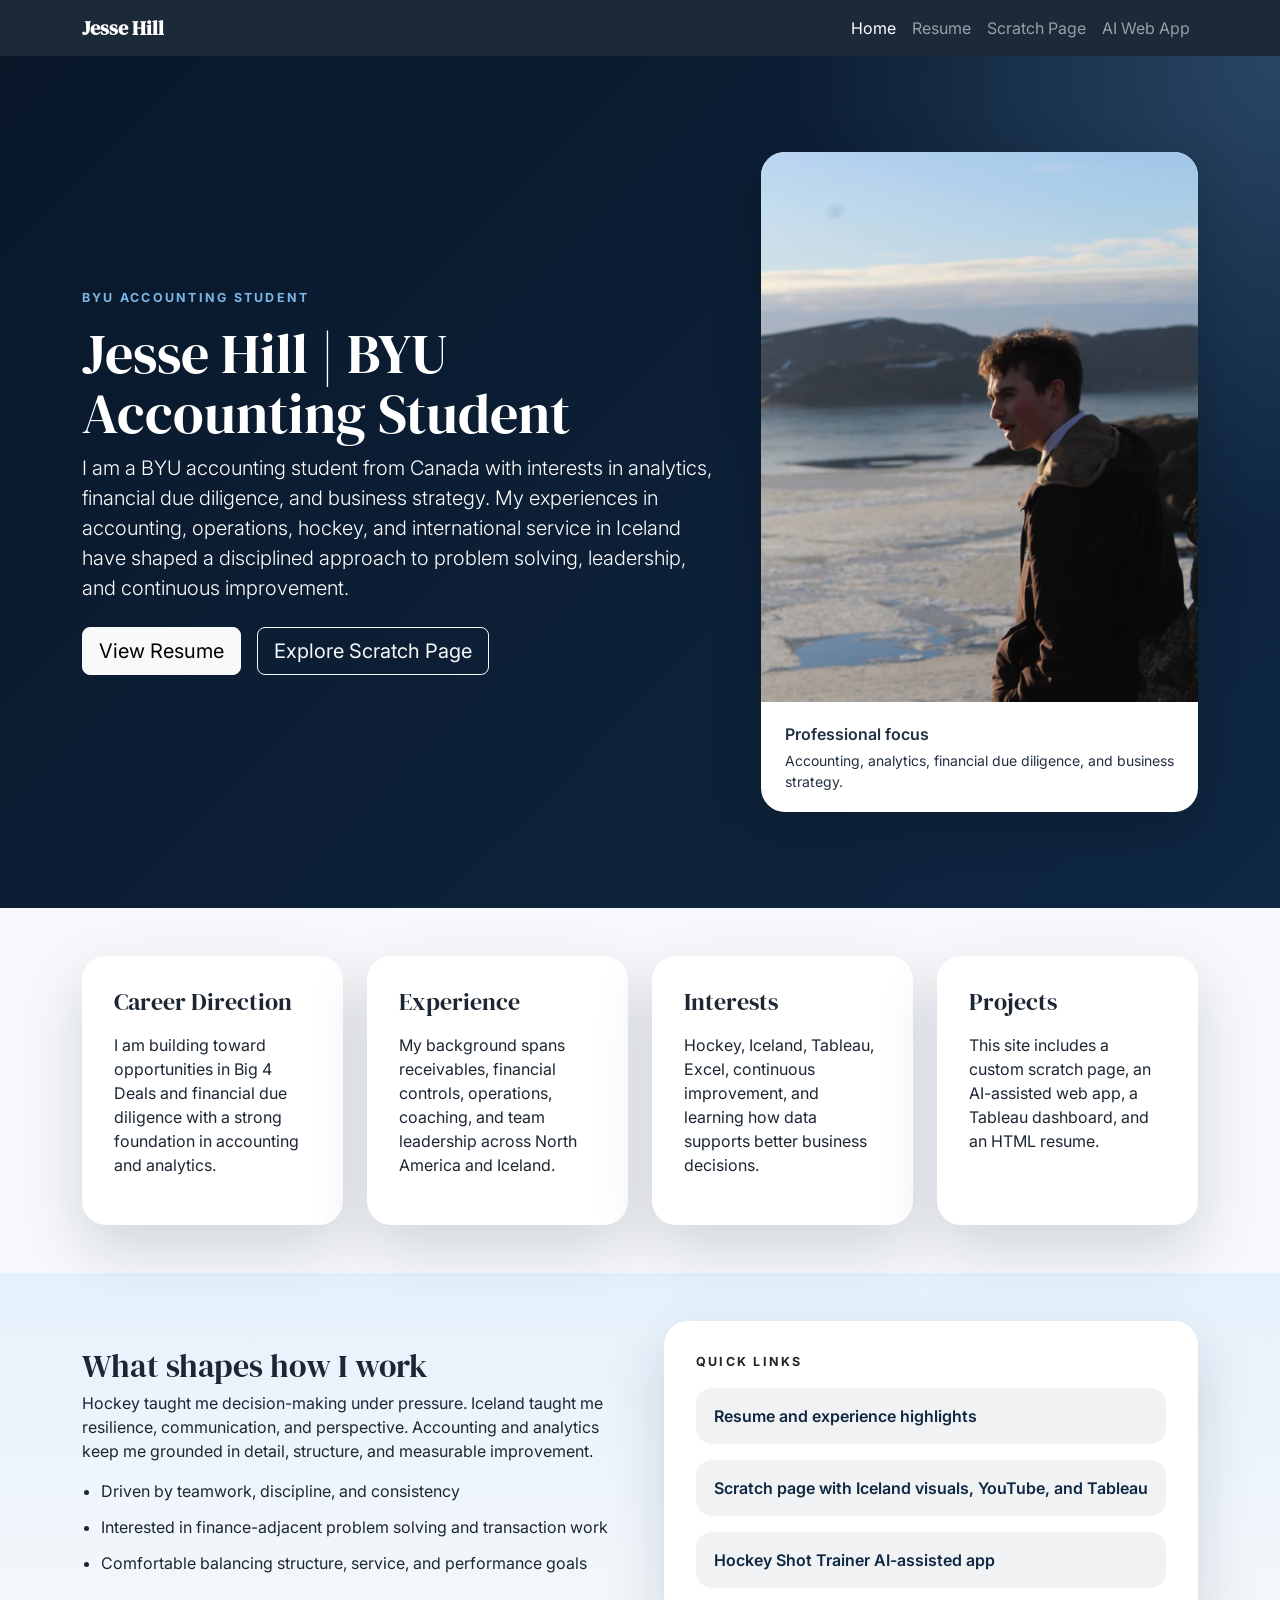
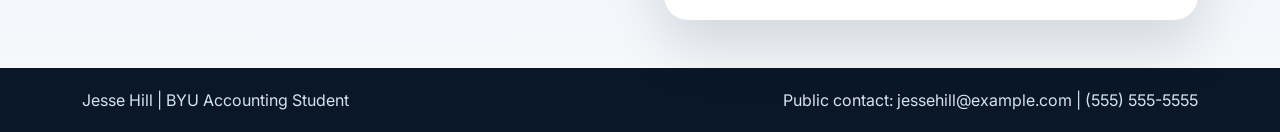
<file: index.html>
<!DOCTYPE html>
<html lang="en">
<head>
  <meta charset="UTF-8">
  <meta name="viewport" content="width=device-width, initial-scale=1.0">
  <title>Jesse Hill | BYU Accounting Student</title>
  <meta name="description" content="Jesse Hill is a BYU accounting student interested in analytics, financial due diligence, and business strategy.">
  <link rel="preconnect" href="https://fonts.googleapis.com">
  <link rel="preconnect" href="https://fonts.gstatic.com" crossorigin>
  <link href="https://fonts.googleapis.com/css2?family=DM+Serif+Display:ital@0;1&family=Inter:wght@400;500;600;700;800&display=swap" rel="stylesheet">
  <link href="https://cdn.jsdelivr.net/npm/bootstrap@5.3.7/dist/css/bootstrap.min.css" rel="stylesheet" integrity="sha384-LN+7fdVzj6u52u30Kp6M/trliBMCMKTyK833zpbD+pXdCLuTusPj697FH4R/5mcr" crossorigin="anonymous">
  <link rel="stylesheet" href="assets/css/site.css">
</head>
<body>
  <nav class="navbar navbar-expand-lg navbar-dark site-nav sticky-top">
    <div class="container">
      <a class="navbar-brand fw-semibold" href="index.html">Jesse Hill</a>
      <button class="navbar-toggler" type="button" data-bs-toggle="collapse" data-bs-target="#siteNav" aria-controls="siteNav" aria-expanded="false" aria-label="Toggle navigation">
        <span class="navbar-toggler-icon"></span>
      </button>
      <div class="collapse navbar-collapse" id="siteNav">
        <ul class="navbar-nav ms-auto">
          <li class="nav-item"><a class="nav-link active" href="index.html">Home</a></li>
          <li class="nav-item"><a class="nav-link" href="resume.html">Resume</a></li>
          <li class="nav-item"><a class="nav-link" href="scratch.html">Scratch Page</a></li>
          <li class="nav-item"><a class="nav-link" href="webapp.html">AI Web App</a></li>
        </ul>
      </div>
    </div>
  </nav>

  <header class="hero-section">
    <div class="container">
      <div class="row align-items-center g-5">
        <div class="col-lg-7">
          <p class="eyebrow">BYU Accounting Student</p>
          <h1 class="display-4 hero-title">Jesse Hill | BYU Accounting Student</h1>
          <p class="lead hero-copy">I am a BYU accounting student from Canada with interests in analytics, financial due diligence, and business strategy. My experiences in accounting, operations, hockey, and international service in Iceland have shaped a disciplined approach to problem solving, leadership, and continuous improvement.</p>
          <div class="d-flex flex-wrap gap-3 mt-4">
            <a class="btn btn-light btn-lg" href="resume.html">View Resume</a>
            <a class="btn btn-outline-light btn-lg" href="scratch.html">Explore Scratch Page</a>
          </div>
        </div>
        <div class="col-lg-5">
          <div class="profile-card shadow-lg">
            <img src="assets/images/jesse-profile.jpg" class="img-fluid profile-photo" alt="Jesse Hill standing by the Icelandic coast">
            <div class="profile-caption">
              <p class="mb-1 fw-semibold">Professional focus</p>
              <p class="mb-0 small">Accounting, analytics, financial due diligence, and business strategy.</p>
            </div>
          </div>
        </div>
      </div>
    </div>
  </header>

  <main>
    <section class="py-5">
      <div class="container">
        <div class="row g-4">
          <div class="col-md-6 col-xl-3">
            <div class="info-card h-100">
              <h2>Career Direction</h2>
              <p>I am building toward opportunities in Big 4 Deals and financial due diligence with a strong foundation in accounting and analytics.</p>
            </div>
          </div>
          <div class="col-md-6 col-xl-3">
            <div class="info-card h-100">
              <h2>Experience</h2>
              <p>My background spans receivables, financial controls, operations, coaching, and team leadership across North America and Iceland.</p>
            </div>
          </div>
          <div class="col-md-6 col-xl-3">
            <div class="info-card h-100">
              <h2>Interests</h2>
              <p>Hockey, Iceland, Tableau, Excel, continuous improvement, and learning how data supports better business decisions.</p>
            </div>
          </div>
          <div class="col-md-6 col-xl-3">
            <div class="info-card h-100">
              <h2>Projects</h2>
              <p>This site includes a custom scratch page, an AI-assisted web app, a Tableau dashboard, and an HTML resume.</p>
            </div>
          </div>
        </div>
      </div>
    </section>

    <section class="py-5 section-soft">
      <div class="container">
        <div class="row g-5 align-items-center">
          <div class="col-lg-6">
            <h2 class="section-title">What shapes how I work</h2>
            <p class="section-copy">Hockey taught me decision-making under pressure. Iceland taught me resilience, communication, and perspective. Accounting and analytics keep me grounded in detail, structure, and measurable improvement.</p>
            <ul class="feature-list">
              <li>Driven by teamwork, discipline, and consistency</li>
              <li>Interested in finance-adjacent problem solving and transaction work</li>
              <li>Comfortable balancing structure, service, and performance goals</li>
            </ul>
          </div>
          <div class="col-lg-6">
            <div class="highlight-panel">
              <p class="eyebrow text-dark">Quick Links</p>
              <div class="d-grid gap-3">
                <a class="quick-link" href="resume.html">Resume and experience highlights</a>
                <a class="quick-link" href="scratch.html">Scratch page with Iceland visuals, YouTube, and Tableau</a>
                <a class="quick-link" href="webapp.html">Hockey Shot Trainer AI-assisted app</a>
              </div>
            </div>
          </div>
        </div>
      </div>
    </section>
  </main>

  <footer class="site-footer">
    <div class="container d-flex flex-column flex-md-row justify-content-between gap-2">
      <p class="mb-0">Jesse Hill | BYU Accounting Student</p>
      <p class="mb-0">Public contact: jessehill@example.com | (555) 555-5555</p>
    </div>
  </footer>

  <script src="https://cdn.jsdelivr.net/npm/bootstrap@5.3.7/dist/js/bootstrap.bundle.min.js" integrity="sha384-ndDqU0Gzau9qJ1lfW4pNLlhNTkCfHzAVBReH9diLvGRem5+R9g2FzA8ZGN954O5Q" crossorigin="anonymous"></script>
  <script src="assets/js/main.js"></script>
</body>
</html>
</file>
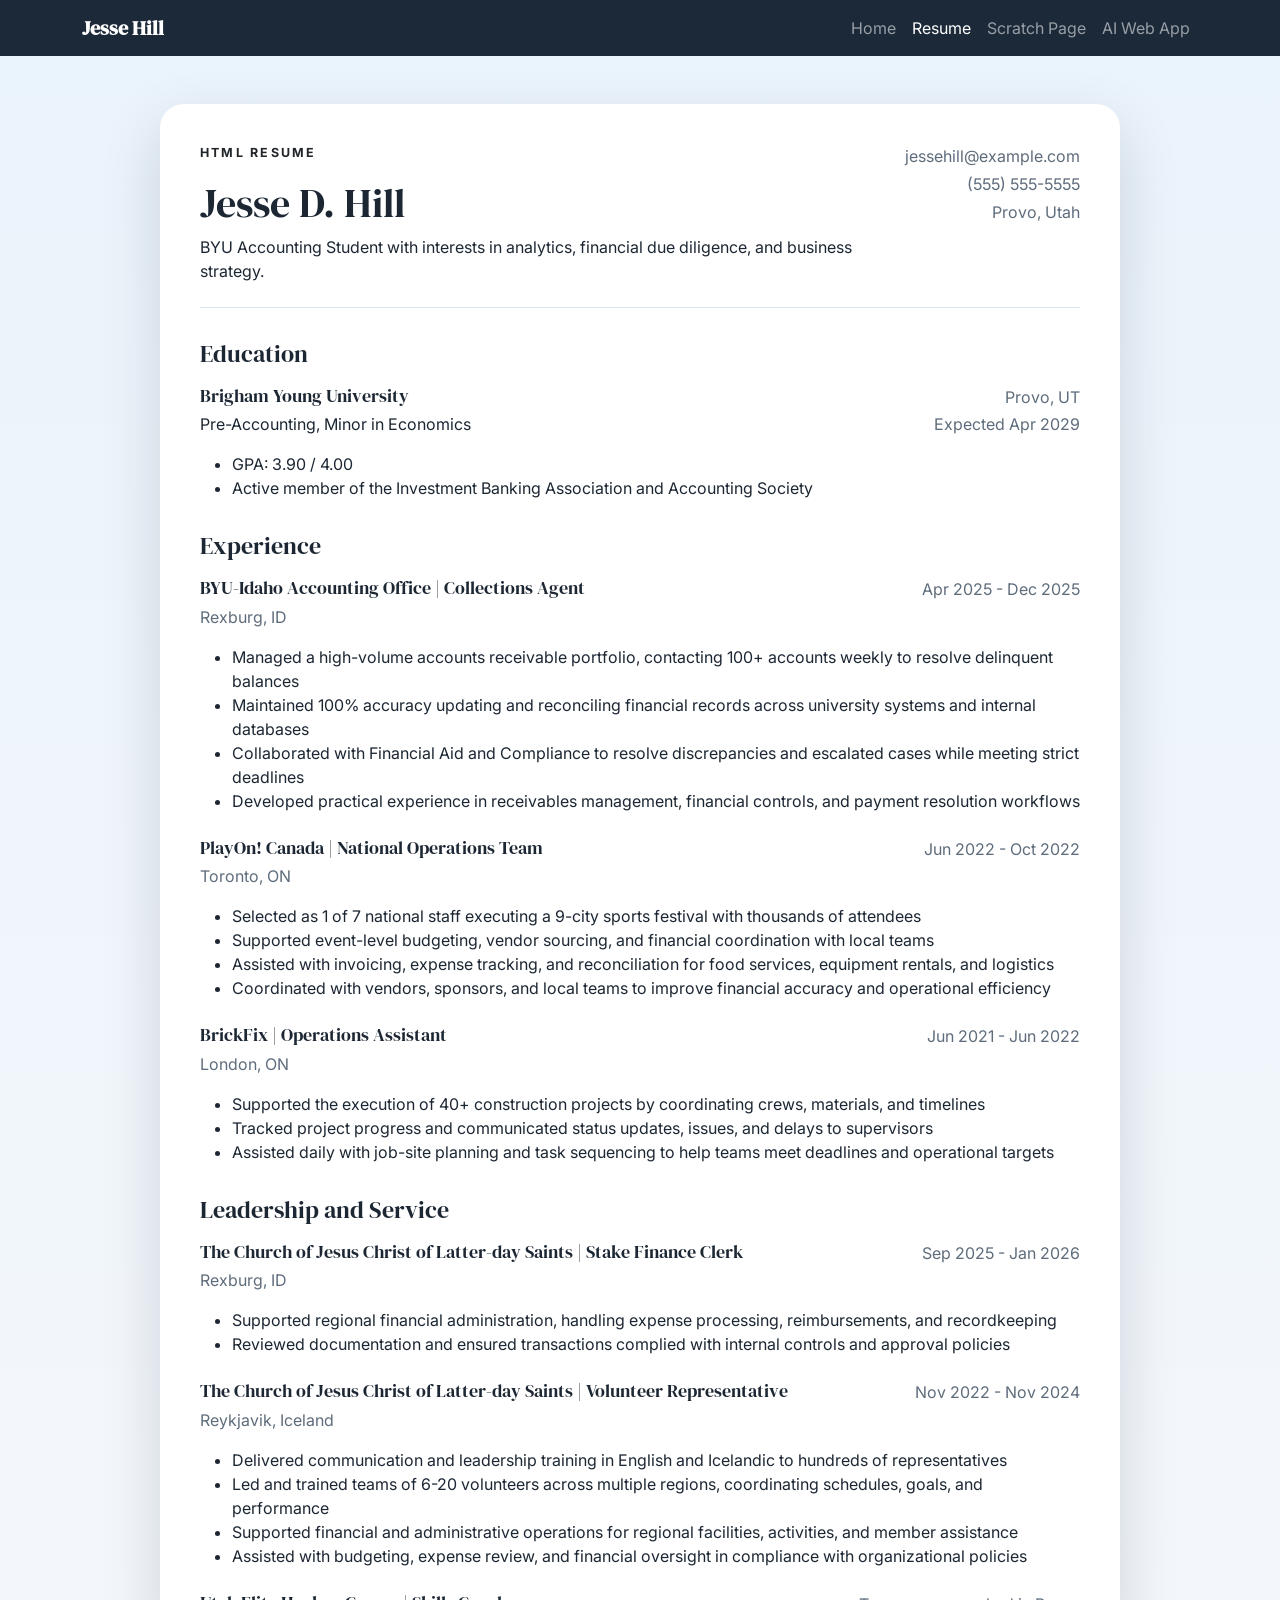
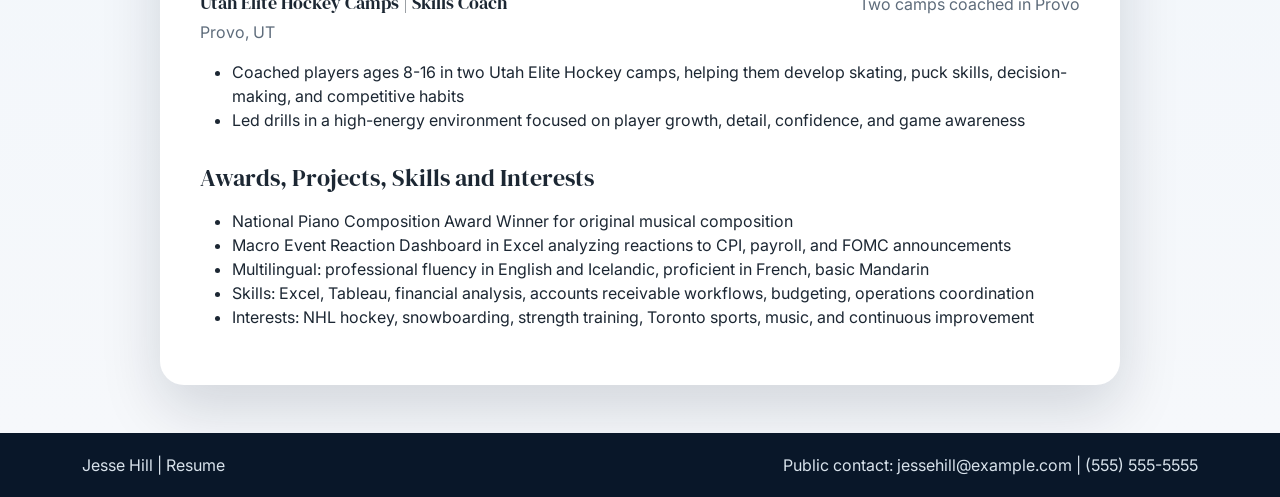
<file: resume.html>
<!DOCTYPE html>
<html lang="en">
<head>
  <meta charset="UTF-8">
  <meta name="viewport" content="width=device-width, initial-scale=1.0">
  <title>Resume | Jesse Hill</title>
  <meta name="description" content="HTML resume for Jesse Hill, a BYU accounting student.">
  <link rel="preconnect" href="https://fonts.googleapis.com">
  <link rel="preconnect" href="https://fonts.gstatic.com" crossorigin>
  <link href="https://fonts.googleapis.com/css2?family=DM+Serif+Display:ital@0;1&family=Inter:wght@400;500;600;700;800&display=swap" rel="stylesheet">
  <link href="https://cdn.jsdelivr.net/npm/bootstrap@5.3.7/dist/css/bootstrap.min.css" rel="stylesheet" integrity="sha384-LN+7fdVzj6u52u30Kp6M/trliBMCMKTyK833zpbD+pXdCLuTusPj697FH4R/5mcr" crossorigin="anonymous">
  <link rel="stylesheet" href="assets/css/site.css">
</head>
<body>
  <nav class="navbar navbar-expand-lg navbar-dark site-nav sticky-top">
    <div class="container">
      <a class="navbar-brand fw-semibold" href="index.html">Jesse Hill</a>
      <button class="navbar-toggler" type="button" data-bs-toggle="collapse" data-bs-target="#siteNav" aria-controls="siteNav" aria-expanded="false" aria-label="Toggle navigation">
        <span class="navbar-toggler-icon"></span>
      </button>
      <div class="collapse navbar-collapse" id="siteNav">
        <ul class="navbar-nav ms-auto">
          <li class="nav-item"><a class="nav-link" href="index.html">Home</a></li>
          <li class="nav-item"><a class="nav-link active" href="resume.html">Resume</a></li>
          <li class="nav-item"><a class="nav-link" href="scratch.html">Scratch Page</a></li>
          <li class="nav-item"><a class="nav-link" href="webapp.html">AI Web App</a></li>
        </ul>
      </div>
    </div>
  </nav>

  <main class="resume-page py-5">
    <div class="container">
      <div class="resume-shell mx-auto">
        <header class="resume-header">
          <div>
            <p class="eyebrow text-dark">HTML Resume</p>
            <h1>Jesse D. Hill</h1>
            <p class="mb-0">BYU Accounting Student with interests in analytics, financial due diligence, and business strategy.</p>
          </div>
          <div class="resume-contact">
            <p class="mb-1">jessehill@example.com</p>
            <p class="mb-1">(555) 555-5555</p>
            <p class="mb-0">Provo, Utah</p>
          </div>
        </header>

        <section class="resume-section">
          <h2>Education</h2>
          <div class="resume-item">
            <div class="resume-line">
              <h3>Brigham Young University</h3>
              <span>Provo, UT</span>
            </div>
            <div class="resume-line">
              <p>Pre-Accounting, Minor in Economics</p>
              <span>Expected Apr 2029</span>
            </div>
            <ul>
              <li>GPA: 3.90 / 4.00</li>
              <li>Active member of the Investment Banking Association and Accounting Society</li>
            </ul>
          </div>
        </section>

        <section class="resume-section">
          <h2>Experience</h2>
          <div class="resume-item">
            <div class="resume-line">
              <h3>BYU-Idaho Accounting Office | Collections Agent</h3>
              <span>Apr 2025 - Dec 2025</span>
            </div>
            <p class="resume-location">Rexburg, ID</p>
            <ul>
              <li>Managed a high-volume accounts receivable portfolio, contacting 100+ accounts weekly to resolve delinquent balances</li>
              <li>Maintained 100% accuracy updating and reconciling financial records across university systems and internal databases</li>
              <li>Collaborated with Financial Aid and Compliance to resolve discrepancies and escalated cases while meeting strict deadlines</li>
              <li>Developed practical experience in receivables management, financial controls, and payment resolution workflows</li>
            </ul>
          </div>
          <div class="resume-item">
            <div class="resume-line">
              <h3>PlayOn! Canada | National Operations Team</h3>
              <span>Jun 2022 - Oct 2022</span>
            </div>
            <p class="resume-location">Toronto, ON</p>
            <ul>
              <li>Selected as 1 of 7 national staff executing a 9-city sports festival with thousands of attendees</li>
              <li>Supported event-level budgeting, vendor sourcing, and financial coordination with local teams</li>
              <li>Assisted with invoicing, expense tracking, and reconciliation for food services, equipment rentals, and logistics</li>
              <li>Coordinated with vendors, sponsors, and local teams to improve financial accuracy and operational efficiency</li>
            </ul>
          </div>
          <div class="resume-item">
            <div class="resume-line">
              <h3>BrickFix | Operations Assistant</h3>
              <span>Jun 2021 - Jun 2022</span>
            </div>
            <p class="resume-location">London, ON</p>
            <ul>
              <li>Supported the execution of 40+ construction projects by coordinating crews, materials, and timelines</li>
              <li>Tracked project progress and communicated status updates, issues, and delays to supervisors</li>
              <li>Assisted daily with job-site planning and task sequencing to help teams meet deadlines and operational targets</li>
            </ul>
          </div>
        </section>

        <section class="resume-section">
          <h2>Leadership and Service</h2>
          <div class="resume-item">
            <div class="resume-line">
              <h3>The Church of Jesus Christ of Latter-day Saints | Stake Finance Clerk</h3>
              <span>Sep 2025 - Jan 2026</span>
            </div>
            <p class="resume-location">Rexburg, ID</p>
            <ul>
              <li>Supported regional financial administration, handling expense processing, reimbursements, and recordkeeping</li>
              <li>Reviewed documentation and ensured transactions complied with internal controls and approval policies</li>
            </ul>
          </div>
          <div class="resume-item">
            <div class="resume-line">
              <h3>The Church of Jesus Christ of Latter-day Saints | Volunteer Representative</h3>
              <span>Nov 2022 - Nov 2024</span>
            </div>
            <p class="resume-location">Reykjavik, Iceland</p>
            <ul>
              <li>Delivered communication and leadership training in English and Icelandic to hundreds of representatives</li>
              <li>Led and trained teams of 6-20 volunteers across multiple regions, coordinating schedules, goals, and performance</li>
              <li>Supported financial and administrative operations for regional facilities, activities, and member assistance</li>
              <li>Assisted with budgeting, expense review, and financial oversight in compliance with organizational policies</li>
            </ul>
          </div>
          <div class="resume-item">
            <div class="resume-line">
              <h3>Utah Elite Hockey Camps | Skills Coach</h3>
              <span>Two camps coached in Provo</span>
            </div>
            <p class="resume-location">Provo, UT</p>
            <ul>
              <li>Coached players ages 8-16 in two Utah Elite Hockey camps, helping them develop skating, puck skills, decision-making, and competitive habits</li>
              <li>Led drills in a high-energy environment focused on player growth, detail, confidence, and game awareness</li>
            </ul>
          </div>
        </section>

        <section class="resume-section">
          <h2>Awards, Projects, Skills and Interests</h2>
          <ul>
            <li>National Piano Composition Award Winner for original musical composition</li>
            <li>Macro Event Reaction Dashboard in Excel analyzing reactions to CPI, payroll, and FOMC announcements</li>
            <li>Multilingual: professional fluency in English and Icelandic, proficient in French, basic Mandarin</li>
            <li>Skills: Excel, Tableau, financial analysis, accounts receivable workflows, budgeting, operations coordination</li>
            <li>Interests: NHL hockey, snowboarding, strength training, Toronto sports, music, and continuous improvement</li>
          </ul>
        </section>
      </div>
    </div>
  </main>

  <footer class="site-footer">
    <div class="container d-flex flex-column flex-md-row justify-content-between gap-2">
      <p class="mb-0">Jesse Hill | Resume</p>
      <p class="mb-0">Public contact: jessehill@example.com | (555) 555-5555</p>
    </div>
  </footer>

  <script src="https://cdn.jsdelivr.net/npm/bootstrap@5.3.7/dist/js/bootstrap.bundle.min.js" integrity="sha384-ndDqU0Gzau9qJ1lfW4pNLlhNTkCfHzAVBReH9diLvGRem5+R9g2FzA8ZGN954O5Q" crossorigin="anonymous"></script>
</body>
</html>
</file>
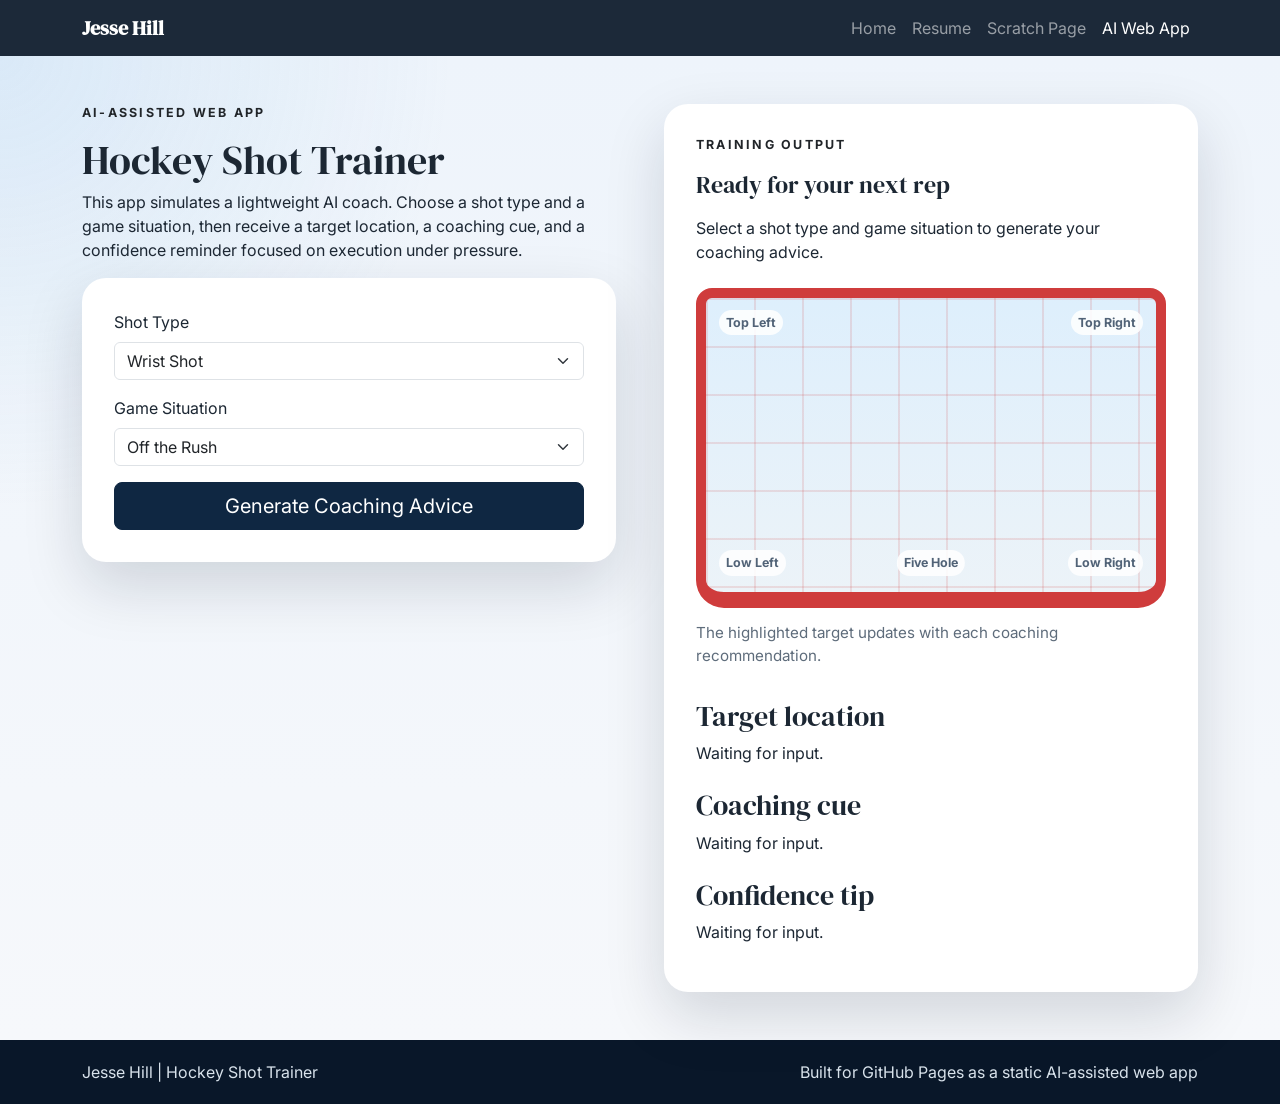
<file: webapp.html>
<!DOCTYPE html>
<html lang="en">
<head>
  <meta charset="UTF-8">
  <meta name="viewport" content="width=device-width, initial-scale=1.0">
  <title>Hockey Shot Trainer | Jesse Hill</title>
  <meta name="description" content="AI-assisted Hockey Shot Trainer web app page for Jesse Hill's IS 201 project.">
  <link rel="preconnect" href="https://fonts.googleapis.com">
  <link rel="preconnect" href="https://fonts.gstatic.com" crossorigin>
  <link href="https://fonts.googleapis.com/css2?family=DM+Serif+Display:ital@0;1&family=Inter:wght@400;500;600;700;800&display=swap" rel="stylesheet">
  <link href="https://cdn.jsdelivr.net/npm/bootstrap@5.3.7/dist/css/bootstrap.min.css" rel="stylesheet" integrity="sha384-LN+7fdVzj6u52u30Kp6M/trliBMCMKTyK833zpbD+pXdCLuTusPj697FH4R/5mcr" crossorigin="anonymous">
  <link rel="stylesheet" href="assets/css/site.css">
</head>
<body>
  <nav class="navbar navbar-expand-lg navbar-dark site-nav sticky-top">
    <div class="container">
      <a class="navbar-brand fw-semibold" href="index.html">Jesse Hill</a>
      <button class="navbar-toggler" type="button" data-bs-toggle="collapse" data-bs-target="#siteNav" aria-controls="siteNav" aria-expanded="false" aria-label="Toggle navigation">
        <span class="navbar-toggler-icon"></span>
      </button>
      <div class="collapse navbar-collapse" id="siteNav">
        <ul class="navbar-nav ms-auto">
          <li class="nav-item"><a class="nav-link" href="index.html">Home</a></li>
          <li class="nav-item"><a class="nav-link" href="resume.html">Resume</a></li>
          <li class="nav-item"><a class="nav-link" href="scratch.html">Scratch Page</a></li>
          <li class="nav-item"><a class="nav-link active" href="webapp.html">AI Web App</a></li>
        </ul>
      </div>
    </div>
  </nav>

  <main class="py-5 app-page">
    <div class="container">
      <div class="row g-5 align-items-start">
        <div class="col-lg-6">
          <p class="eyebrow text-dark">AI-Assisted Web App</p>
          <h1 class="section-title">Hockey Shot Trainer</h1>
          <p class="section-copy">This app simulates a lightweight AI coach. Choose a shot type and a game situation, then receive a target location, a coaching cue, and a confidence reminder focused on execution under pressure.</p>
          <div class="app-panel">
            <form id="shot-trainer-form" class="row g-3">
              <div class="col-12">
                <label class="form-label" for="shotType">Shot Type</label>
                <select class="form-select" id="shotType" required>
                  <option value="wrist">Wrist Shot</option>
                  <option value="snap">Snap Shot</option>
                  <option value="slap">Slap Shot</option>
                  <option value="backhand">Backhand</option>
                </select>
              </div>
              <div class="col-12">
                <label class="form-label" for="situation">Game Situation</label>
                <select class="form-select" id="situation" required>
                  <option value="rush">Off the Rush</option>
                  <option value="slot">In the Slot</option>
                  <option value="powerplay">Power Play</option>
                  <option value="breakaway">Breakaway</option>
                </select>
              </div>
              <div class="col-12">
                <button type="submit" class="btn btn-primary btn-lg w-100">Generate Coaching Advice</button>
              </div>
            </form>
          </div>
        </div>

        <div class="col-lg-6">
          <div class="results-panel" id="shot-results" aria-live="polite">
            <p class="eyebrow text-dark">Training Output</p>
            <h2>Ready for your next rep</h2>
            <p>Select a shot type and game situation to generate your coaching advice.</p>
            <div class="net-visual" aria-label="Hockey net shot target visual">
              <div class="net-frame">
                <div class="goal-grid"></div>
                <div class="goal-label top-left">Top Left</div>
                <div class="goal-label top-right">Top Right</div>
                <div class="goal-label low-left">Low Left</div>
                <div class="goal-label low-right">Low Right</div>
                <div class="goal-label five-hole">Five Hole</div>
                <div class="target-dot" id="targetDot"></div>
              </div>
              <p class="net-caption">The highlighted target updates with each coaching recommendation.</p>
            </div>
            <div class="result-block">
              <h3>Target location</h3>
              <p id="targetLocation">Waiting for input.</p>
            </div>
            <div class="result-block">
              <h3>Coaching cue</h3>
              <p id="coachingCue">Waiting for input.</p>
            </div>
            <div class="result-block">
              <h3>Confidence tip</h3>
              <p id="confidenceTip">Waiting for input.</p>
            </div>
          </div>
        </div>
      </div>
    </div>
  </main>

  <footer class="site-footer">
    <div class="container d-flex flex-column flex-md-row justify-content-between gap-2">
      <p class="mb-0">Jesse Hill | Hockey Shot Trainer</p>
      <p class="mb-0">Built for GitHub Pages as a static AI-assisted web app</p>
    </div>
  </footer>

  <script src="https://cdn.jsdelivr.net/npm/bootstrap@5.3.7/dist/js/bootstrap.bundle.min.js" integrity="sha384-ndDqU0Gzau9qJ1lfW4pNLlhNTkCfHzAVBReH9diLvGRem5+R9g2FzA8ZGN954O5Q" crossorigin="anonymous"></script>
  <script src="assets/js/main.js"></script>
</body>
</html>
</file>
<file: assets/css/site.css>
:root {
  --navy: #0f2742;
  --navy-deep: #091729;
  --ice: #dceefc;
  --slate: #5e6c7b;
  --paper: #f6f8fb;
  --white: #ffffff;
  --accent: #7bb6e6;
  --shadow: 0 24px 60px rgba(9, 23, 41, 0.15);
}

* {
  box-sizing: border-box;
}

body {
  margin: 0;
  font-family: "Inter", sans-serif;
  color: #1c2733;
  background: var(--paper);
}

h1,
h2,
h3,
.navbar-brand {
  font-family: "DM Serif Display", serif;
}

a {
  text-decoration: none;
}

.site-nav {
  background: rgba(9, 23, 41, 0.92);
  backdrop-filter: blur(16px);
}

.hero-section {
  background:
    radial-gradient(circle at top right, rgba(123, 182, 230, 0.25), transparent 32%),
    linear-gradient(135deg, var(--navy-deep), var(--navy));
  color: var(--white);
  padding: 6rem 0;
}

.hero-title,
.section-title {
  line-height: 1.08;
}

.hero-copy,
.section-copy {
  max-width: 60ch;
}

.eyebrow {
  text-transform: uppercase;
  letter-spacing: 0.18em;
  font-size: 0.78rem;
  font-weight: 700;
  color: var(--accent);
  margin-bottom: 1rem;
}

.profile-card,
.app-panel,
.results-panel,
.info-card,
.highlight-panel,
.resume-shell {
  background: var(--white);
  border-radius: 1.5rem;
  overflow: hidden;
  box-shadow: var(--shadow);
}

.profile-photo {
  width: 100%;
  height: 550px;
  object-fit: cover;
  object-position: center;
}

.profile-caption {
  padding: 1.25rem 1.5rem;
  color: #203041;
}

.info-card,
.highlight-panel,
.app-panel,
.results-panel {
  padding: 2rem;
}

.info-card h2,
.highlight-panel h2,
.results-panel h2,
.resume-section h2,
.app-panel h2 {
  font-size: 1.5rem;
  margin-bottom: 1rem;
}

.section-soft {
  background: linear-gradient(180deg, rgba(220, 238, 252, 0.65), rgba(246, 248, 251, 0.8));
}

.feature-list {
  padding-left: 1.2rem;
}

.feature-list li {
  margin-bottom: 0.75rem;
}

.quick-link {
  display: block;
  background: rgba(15, 39, 66, 0.06);
  color: var(--navy);
  border-radius: 1rem;
  padding: 1rem 1.1rem;
  font-weight: 600;
}

.site-footer {
  background: var(--navy-deep);
  color: #d8e2eb;
  padding: 1.25rem 0;
}

.resume-page {
  background:
    linear-gradient(180deg, rgba(220, 238, 252, 0.45), rgba(246, 248, 251, 1));
}

.resume-shell {
  max-width: 960px;
  padding: 2.5rem;
}

.resume-header,
.resume-line {
  display: flex;
  justify-content: space-between;
  gap: 1.5rem;
}

.resume-header {
  border-bottom: 1px solid #dde6ef;
  padding-bottom: 1.5rem;
  margin-bottom: 2rem;
}

.resume-contact {
  text-align: right;
  color: var(--slate);
}

.resume-section + .resume-section {
  margin-top: 2rem;
}

.resume-item + .resume-item {
  margin-top: 1.5rem;
}

.resume-item h3 {
  font-size: 1.15rem;
  margin-bottom: 0.35rem;
}

.resume-item ul {
  margin-bottom: 0;
}

.resume-location,
.resume-line span {
  color: var(--slate);
}

.app-page {
  background:
    radial-gradient(circle at top left, rgba(123, 182, 230, 0.18), transparent 28%),
    linear-gradient(180deg, #eef4fb, #f6f8fb);
}

.results-panel {
  min-height: 100%;
}

.net-visual {
  margin: 1.5rem 0 2rem;
}

.net-frame {
  position: relative;
  min-height: 320px;
  border: 10px solid #cf3c3c;
  border-bottom-width: 16px;
  border-radius: 1rem 1rem 1.75rem 1.75rem;
  background:
    linear-gradient(180deg, rgba(220, 238, 252, 0.95), rgba(236, 243, 248, 1));
  overflow: hidden;
}

.goal-grid {
  position: absolute;
  inset: 0;
  background-image:
    linear-gradient(rgba(207, 60, 60, 0.14) 2px, transparent 2px),
    linear-gradient(90deg, rgba(207, 60, 60, 0.14) 2px, transparent 2px);
  background-size: 48px 48px;
}

.goal-label {
  position: absolute;
  font-size: 0.78rem;
  font-weight: 700;
  color: rgba(15, 39, 66, 0.72);
  background: rgba(255, 255, 255, 0.86);
  padding: 0.2rem 0.45rem;
  border-radius: 999px;
}

.goal-label.top-left {
  top: 0.8rem;
  left: 0.8rem;
}

.goal-label.top-right {
  top: 0.8rem;
  right: 0.8rem;
}

.goal-label.low-left {
  bottom: 1rem;
  left: 0.8rem;
}

.goal-label.low-right {
  bottom: 1rem;
  right: 0.8rem;
}

.goal-label.five-hole {
  bottom: 1rem;
  left: 50%;
  transform: translateX(-50%);
}

.target-dot {
  position: absolute;
  width: 26px;
  height: 26px;
  border-radius: 50%;
  background: radial-gradient(circle, #ffd76a 0%, #ff8f1f 58%, #d04812 100%);
  box-shadow:
    0 0 0 8px rgba(255, 143, 31, 0.18),
    0 16px 24px rgba(208, 72, 18, 0.25);
  transform: translate(-50%, -50%) scale(0.65);
  opacity: 0;
  transition: top 220ms ease, left 220ms ease, opacity 180ms ease, transform 180ms ease;
}

.target-dot.is-visible {
  opacity: 1;
  transform: translate(-50%, -50%) scale(1);
}

.net-caption {
  margin: 0.9rem 0 0;
  color: var(--slate);
  font-size: 0.95rem;
}

.result-block + .result-block {
  margin-top: 1.5rem;
}

.btn-primary {
  background: var(--navy);
  border-color: var(--navy);
}

.btn-primary:hover,
.btn-primary:focus {
  background: #17385c;
  border-color: #17385c;
}

@media (max-width: 767.98px) {
  .hero-section {
    padding: 4.5rem 0;
  }

  .resume-header,
  .resume-line {
    flex-direction: column;
    gap: 0.3rem;
  }

  .resume-contact {
    text-align: left;
  }

  .profile-photo {
    height: 420px;
  }
}
</file>
